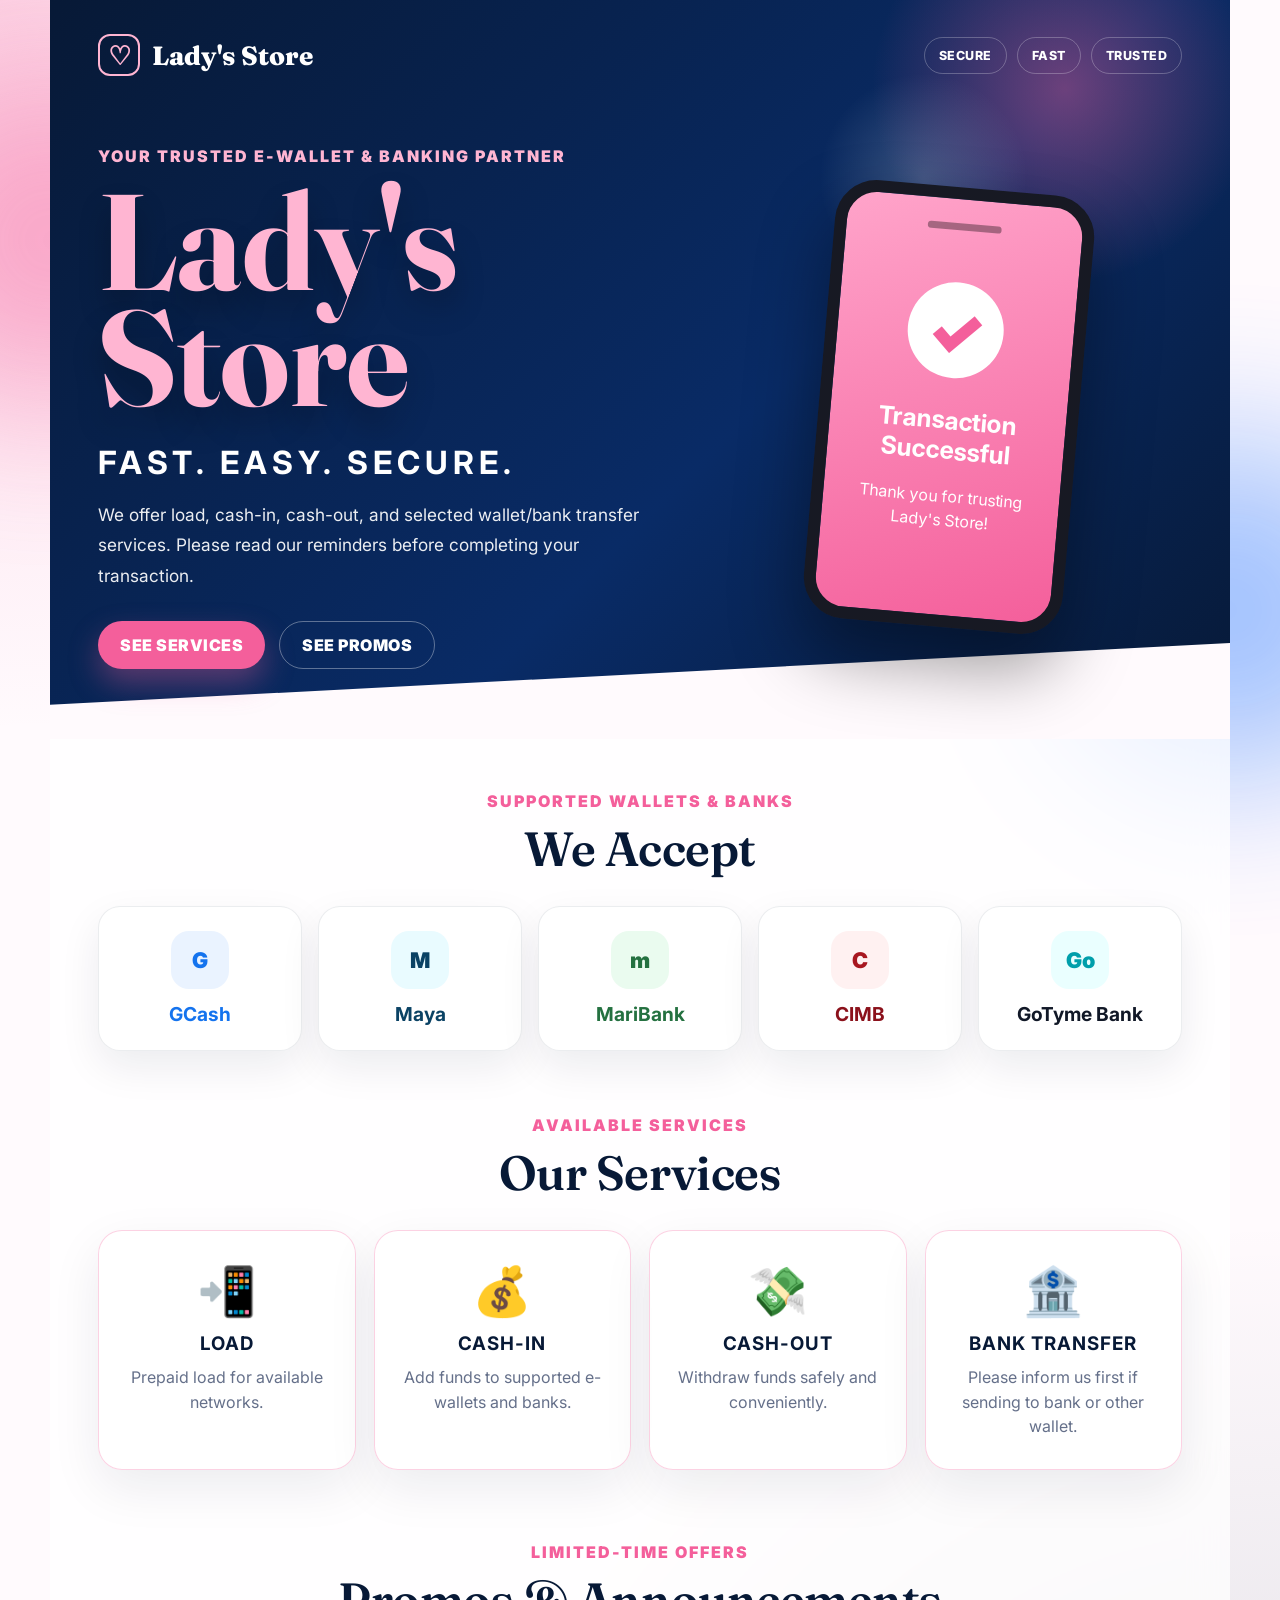
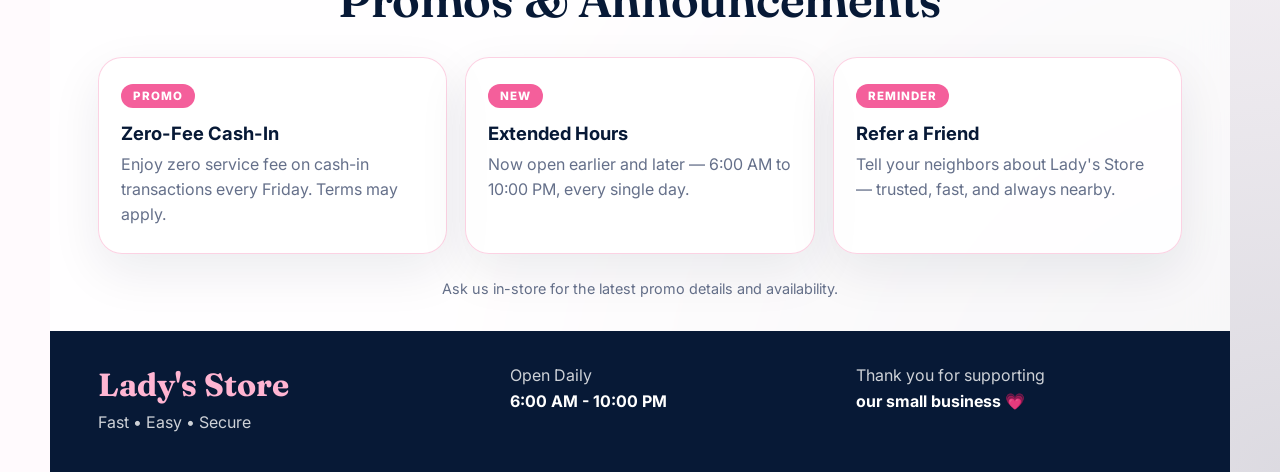
<file: index.html>
<!DOCTYPE html>
<html lang="en">
<head>
  <meta charset="UTF-8" />
  <meta name="viewport" content="width=device-width, initial-scale=1.0" />
  <title>Lady's Store | Transaction Policy</title>
  <link rel="preconnect" href="https://fonts.googleapis.com" />
  <link rel="preconnect" href="https://fonts.gstatic.com" crossorigin />
  <link href="https://fonts.googleapis.com/css2?family=Fraunces:opsz,wght@9..144,500;9..144,600;9..144,700&family=Inter:wght@400;500;600;700;800&display=swap" rel="stylesheet" />
  <link rel="stylesheet" href="style.css" />
</head>
<body>
  <div class="bg-glow glow-1"></div>
  <div class="bg-glow glow-2"></div>

  <main class="site">
    <section class="hero">
      <nav class="nav">
        <div class="logo">
          <span class="bag">♡</span>
          <span>Lady's Store</span>
        </div>
        <div class="nav-pills">
          <span>Secure</span>
          <span>Fast</span>
          <span>Trusted</span>
        </div>
      </nav>

      <div class="hero-grid">
        <div class="hero-text">
          <p class="eyebrow">Your trusted e-wallet & banking partner</p>
          <h1>Lady's Store</h1>
          <h2>Fast. Easy. Secure.</h2>
          <p class="subtext">
            We offer load, cash-in, cash-out, and selected wallet/bank transfer services.
            Please read our reminders before completing your transaction.
          </p>

          <div class="cta-row">
            <a href="#services" class="primary-btn">See Services</a>
            <a href="#promos" class="secondary-btn">See Promos</a>
          </div>
        </div>

        <div class="success-card">
          <div class="phone">
            <div class="speaker"></div>
            <div class="check">✓</div>
            <h3>Transaction Successful</h3>
            <p>Thank you for trusting Lady's Store!</p>
          </div>
        </div>
      </div>
    </section>

    <section class="section">
      <div class="section-title">
        <p>Supported Wallets & Banks</p>
        <h2>We Accept</h2>
      </div>

      <div class="accept-grid">
        <div class="wallet gcash reveal"><span>G</span><strong>GCash</strong></div>
        <div class="wallet maya reveal"><span>M</span><strong>Maya</strong></div>
        <div class="wallet mari reveal"><span>m</span><strong>MariBank</strong></div>
        <div class="wallet cimb reveal"><span>C</span><strong>CIMB</strong></div>
        <div class="wallet gotyme reveal"><span>Go</span><strong>GoTyme Bank</strong></div>
      </div>
    </section>

    <section class="section services" id="services">
      <div class="section-title">
        <p>Available Services</p>
        <h2>Our Services</h2>
      </div>

      <div class="service-grid">
        <article class="reveal">
          <div class="icon">📲</div>
          <h3>Load</h3>
          <p>Prepaid load for available networks.</p>
        </article>
        <article class="reveal">
          <div class="icon">💰</div>
          <h3>Cash-In</h3>
          <p>Add funds to supported e-wallets and banks.</p>
        </article>
        <article class="reveal">
          <div class="icon">💸</div>
          <h3>Cash-Out</h3>
          <p>Withdraw funds safely and conveniently.</p>
        </article>
        <article class="reveal">
          <div class="icon">🏦</div>
          <h3>Bank Transfer</h3>
          <p>Please inform us first if sending to bank or other wallet.</p>
        </article>
      </div>
    </section>

    <section class="section promos" id="promos">
      <div class="section-title">
        <p>Limited-Time Offers</p>
        <h2>Promos &amp; Announcements</h2>
      </div>

      <div class="promo-grid">
        <article class="promo-card reveal">
          <span class="promo-tag">Promo</span>
          <h3>Zero-Fee Cash-In</h3>
          <p>Enjoy zero service fee on cash-in transactions every Friday. Terms may apply.</p>
        </article>
        <article class="promo-card reveal">
          <span class="promo-tag">New</span>
          <h3>Extended Hours</h3>
          <p>Now open earlier and later — 6:00 AM to 10:00 PM, every single day.</p>
        </article>
        <article class="promo-card reveal">
          <span class="promo-tag">Reminder</span>
          <h3>Refer a Friend</h3>
          <p>Tell your neighbors about Lady's Store — trusted, fast, and always nearby.</p>
        </article>
      </div>
      <p class="promo-note">Ask us in-store for the latest promo details and availability.</p>
    </section>

    <footer>
      <div>
        <h3>Lady's Store</h3>
        <p>Fast • Easy • Secure</p>
      </div>
      <div>
        <p>Open Daily</p>
        <strong>6:00 AM - 10:00 PM</strong>
      </div>
      <div>
        <p>Thank you for supporting</p>
        <strong>our small business 💗</strong>
      </div>
    </footer>
  </main>

  <script>
    const revealItems = document.querySelectorAll('.reveal');
    const revealObserver = new IntersectionObserver((entries) => {
      entries.forEach((entry) => {
        if (entry.isIntersecting) {
          entry.target.classList.add('is-visible');
          revealObserver.unobserve(entry.target);
        }
      });
    }, { threshold: 0.15 });
    revealItems.forEach((el) => revealObserver.observe(el));
  </script>
</body>
</html>
</file>
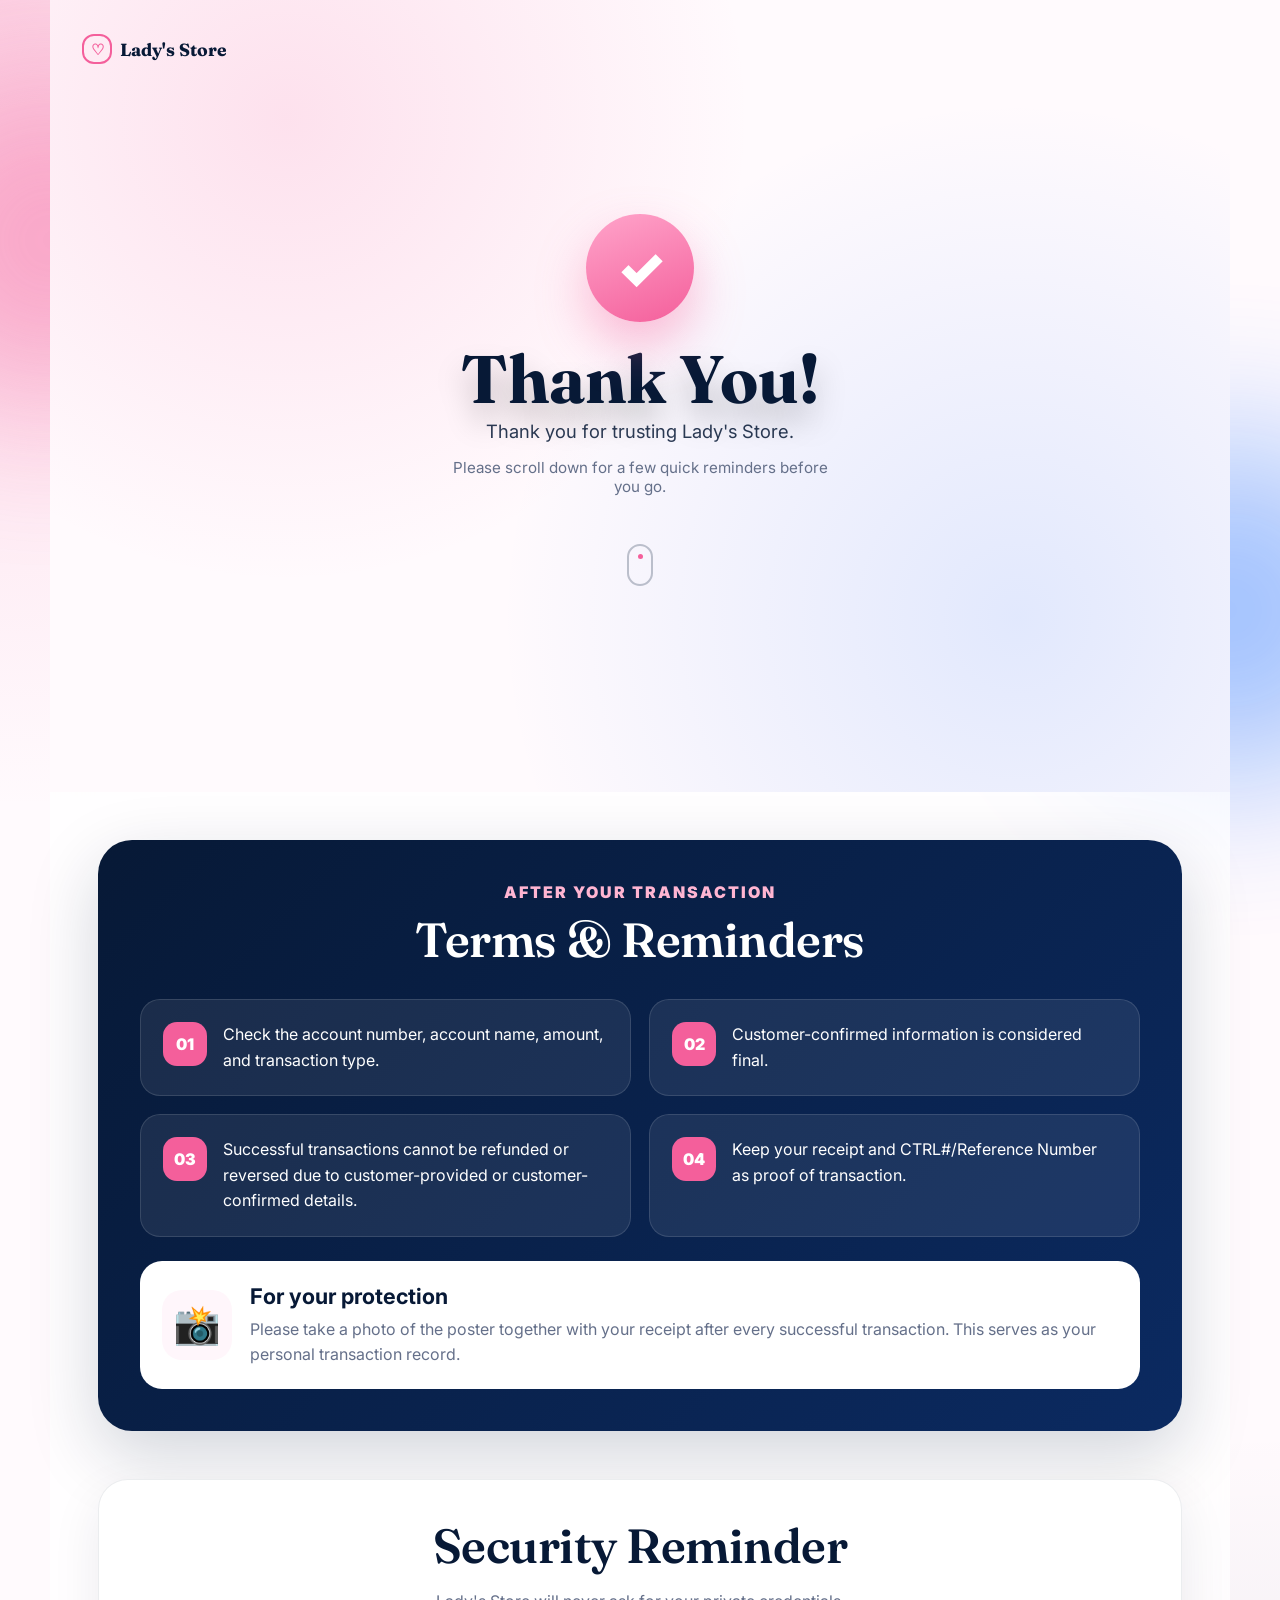
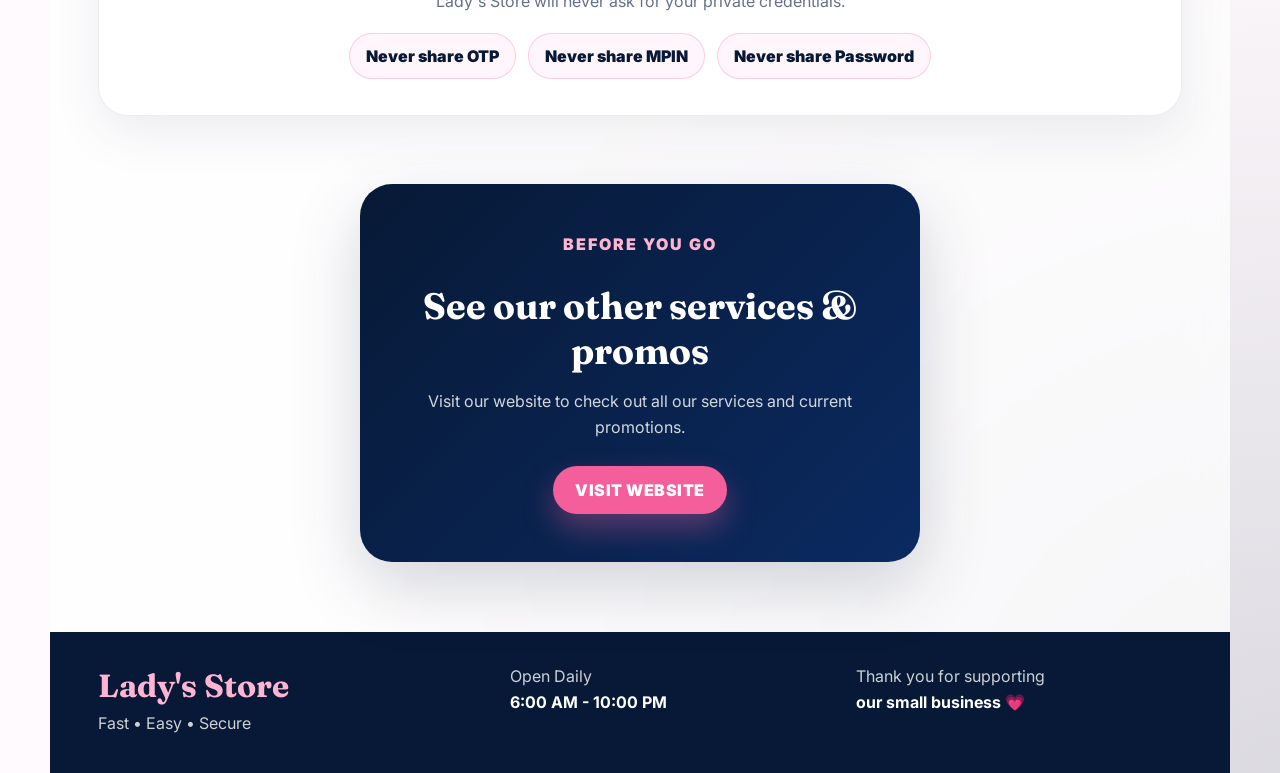
<file: thank-you.html>
<!DOCTYPE html>
<html lang="en">
<head>
  <meta charset="UTF-8" />
  <meta name="viewport" content="width=device-width, initial-scale=1.0" />
  <title>Thank You | Lady's Store</title>
  <link rel="preconnect" href="https://fonts.googleapis.com" />
  <link rel="preconnect" href="https://fonts.gstatic.com" crossorigin />
  <link href="https://fonts.googleapis.com/css2?family=Fraunces:opsz,wght@9..144,500;9..144,600;9..144,700&family=Inter:wght@400;500;600;700;800&display=swap" rel="stylesheet" />
  <link rel="stylesheet" href="style.css" />
</head>
<body>
  <div class="bg-glow glow-1"></div>
  <div class="bg-glow glow-2"></div>

  <main class="site">

    <!-- ============ THANK YOU HERO ============ -->
    <section class="thanks-hero">
      <div class="logo small">
        <span class="bag">♡</span>
        <span>Lady's Store</span>
      </div>

      <div class="thanks-check">✓</div>
      <h1 class="thanks-title">Thank You!</h1>
      <p class="thanks-sub">Thank you for trusting Lady's Store.</p>
      <p class="thanks-note">Please scroll down for a few quick reminders before you go.</p>

      <div class="scroll-cue">
        <span></span>
      </div>
    </section>

    <!-- ============ REMINDERS / TERMS AFTER TRANSACTION ============ -->
    <section class="policy" id="policy">
      <div class="policy-header">
        <p>After Your Transaction</p>
        <h2>Terms &amp; Reminders</h2>
      </div>

      <div class="policy-grid">
        <div class="policy-item reveal">
          <span>01</span>
          <p>Check the account number, account name, amount, and transaction type.</p>
        </div>
        <div class="policy-item reveal">
          <span>02</span>
          <p>Customer-confirmed information is considered final.</p>
        </div>
        <div class="policy-item reveal">
          <span>03</span>
          <p>Successful transactions cannot be refunded or reversed due to customer-provided or customer-confirmed details.</p>
        </div>
        <div class="policy-item reveal">
          <span>04</span>
          <p>Keep your receipt and CTRL#/Reference Number as proof of transaction.</p>
        </div>
      </div>

      <div class="proof-box reveal">
        <div class="proof-icon">📸</div>
        <div>
          <h3>For your protection</h3>
          <p>Please take a photo of the poster together with your receipt after every successful transaction. This serves as your personal transaction record.</p>
        </div>
      </div>
    </section>

    <!-- ============ SECURITY ============ -->
    <section class="security">
      <h2>Security Reminder</h2>
      <p>Lady's Store will never ask for your private credentials.</p>
      <div class="security-tags">
        <span>Never share OTP</span>
        <span>Never share MPIN</span>
        <span>Never share Password</span>
      </div>
    </section>

    <!-- ============ CONTINUE TO WEBSITE ============ -->
    <section class="continue-section">
      <div class="continue-box reveal">
        <p class="eyebrow dark">Before you go</p>
        <h2>See our other services &amp; promos</h2>
        <p>Visit our website to check out all our services and current promotions.</p>
        <a href="index.html" class="primary-btn">Visit Website</a>
      </div>
    </section>

    <footer>
      <div>
        <h3>Lady's Store</h3>
        <p>Fast • Easy • Secure</p>
      </div>
      <div>
        <p>Open Daily</p>
        <strong>6:00 AM - 10:00 PM</strong>
      </div>
      <div>
        <p>Thank you for supporting</p>
        <strong>our small business 💗</strong>
      </div>
    </footer>
  </main>

  <script>
    const revealItems = document.querySelectorAll('.reveal');
    const revealObserver = new IntersectionObserver((entries) => {
      entries.forEach((entry) => {
        if (entry.isIntersecting) {
          entry.target.classList.add('is-visible');
          revealObserver.unobserve(entry.target);
        }
      });
    }, { threshold: 0.15 });
    revealItems.forEach((el) => revealObserver.observe(el));
  </script>
</body>
</html>
</file>
<file: style.css>
* {
  box-sizing: border-box;
}

:root {
  --navy: #071936;
  --navy-2: #0b2a61;
  --pink: #f45f9b;
  --pink-light: #ffb5d2;
  --soft: #fff6fb;
  --white: #ffffff;
  --muted: #65708a;
  --border: rgba(244, 95, 155, 0.28);
  --shadow: 0 24px 70px rgba(7, 25, 54, 0.18);
}

html {
  scroll-behavior: smooth;
}

@media (prefers-reduced-motion: reduce) {
  * { animation-duration: 0.001ms !important; transition-duration: 0.001ms !important; scroll-behavior: auto !important; }
}

::selection {
  background: var(--pink-light);
  color: var(--navy);
}

.reveal {
  opacity: 0;
  transform: translateY(22px);
  transition: opacity .7s cubic-bezier(.2,.7,.2,1), transform .7s cubic-bezier(.2,.7,.2,1);
}

.reveal.is-visible {
  opacity: 1;
  transform: translateY(0);
}

body {
  margin: 0;
  font-family: 'Inter', Arial, Helvetica, sans-serif;
  color: var(--navy);
  background:
    radial-gradient(circle at top left, rgba(244, 95, 155, .24), transparent 30%),
    radial-gradient(circle at bottom right, rgba(7, 25, 54, .14), transparent 35%),
    #fffafd;
  overflow-x: hidden;
}

.bg-glow {
  position: fixed;
  width: 340px;
  height: 340px;
  border-radius: 50%;
  filter: blur(80px);
  opacity: .45;
  z-index: -1;
}

.glow-1 {
  background: var(--pink);
  top: 70px;
  left: -120px;
}

.glow-2 {
  background: #2f7dff;
  bottom: 120px;
  right: -120px;
}

.site {
  width: min(1180px, 100%);
  margin: 0 auto;
  background: rgba(255, 255, 255, .72);
  backdrop-filter: blur(18px);
  min-height: 100vh;
}

.hero {
  min-height: 720px;
  background:
    radial-gradient(circle at 74% 24%, rgba(255,255,255,.2), transparent 10%),
    radial-gradient(circle at 86% 12%, rgba(244,95,155,.42), transparent 16%),
    linear-gradient(135deg, #071936 0%, #092b66 58%, #071936 100%);
  color: white;
  padding: 34px 48px 70px;
  position: relative;
  overflow: hidden;
}

.hero::after {
  content: "";
  position: absolute;
  left: -10%;
  right: -10%;
  bottom: -55px;
  height: 120px;
  background: #fffafd;
  transform: rotate(-3deg);
}

.nav,
.hero-grid {
  position: relative;
  z-index: 1;
}

.nav {
  display: flex;
  justify-content: space-between;
  gap: 18px;
  align-items: center;
  margin-bottom: 70px;
}

.logo {
  display: flex;
  align-items: center;
  gap: 12px;
  font-family: 'Fraunces', Georgia, serif;
  font-size: 1.65rem;
  font-weight: 800;
}

.bag {
  display: grid;
  place-items: center;
  width: 42px;
  height: 42px;
  border: 2px solid var(--pink-light);
  border-radius: 12px;
  color: var(--pink-light);
}

.nav-pills {
  display: flex;
  gap: 10px;
  flex-wrap: wrap;
}

.nav-pills span {
  border: 1px solid rgba(255,255,255,.25);
  padding: 10px 14px;
  border-radius: 999px;
  text-transform: uppercase;
  font-size: .78rem;
  font-weight: 800;
  letter-spacing: .5px;
}

.hero-grid {
  display: grid;
  grid-template-columns: 1.1fr .9fr;
  gap: 48px;
  align-items: center;
}

.eyebrow {
  color: var(--pink-light);
  text-transform: uppercase;
  letter-spacing: 2px;
  font-weight: 900;
  margin: 0 0 18px;
}

.dark {
  color: var(--pink);
}

h1 {
  font-family: 'Fraunces', Georgia, serif;
  font-size: clamp(4.3rem, 11vw, 8.5rem);
  line-height: .85;
  margin: 0 0 28px;
  color: var(--pink-light);
  text-shadow: 0 18px 30px rgba(0,0,0,.25);
}

.hero h2 {
  font-size: clamp(1.4rem, 3vw, 2rem);
  text-transform: uppercase;
  letter-spacing: 5px;
  margin: 0 0 18px;
}

.subtext {
  font-size: 1.08rem;
  line-height: 1.75;
  max-width: 620px;
  opacity: .92;
}

.cta-row {
  display: flex;
  gap: 14px;
  flex-wrap: wrap;
  margin-top: 30px;
}

.primary-btn,
.secondary-btn {
  display: inline-flex;
  align-items: center;
  justify-content: center;
  min-height: 48px;
  padding: 0 22px;
  border-radius: 999px;
  text-decoration: none;
  font-weight: 900;
  text-transform: uppercase;
  letter-spacing: .5px;
}

.primary-btn,
.secondary-btn {
  transition: transform .22s ease, box-shadow .22s ease, background .22s ease, border-color .22s ease;
}

.primary-btn {
  background: var(--pink);
  color: white;
  box-shadow: 0 14px 30px rgba(244,95,155,.35);
}

.primary-btn:hover {
  transform: translateY(-3px);
  box-shadow: 0 18px 40px rgba(244,95,155,.45);
}

.secondary-btn {
  color: white;
  border: 1px solid rgba(255,255,255,.35);
}

.secondary-btn:hover {
  transform: translateY(-3px);
  border-color: rgba(255,255,255,.65);
  background: rgba(255,255,255,.08);
}

.small {
  min-height: 42px;
  font-size: .9rem;
}

.success-card {
  display: flex;
  justify-content: center;
}

.phone {
  width: 260px;
  min-height: 440px;
  border: 12px solid #171923;
  border-radius: 42px;
  background: linear-gradient(160deg, #ffa4ca, #f45f9b);
  box-shadow: 0 36px 70px rgba(0,0,0,.38);
  color: white;
  text-align: center;
  padding: 24px 24px 34px;
  transform: rotate(5deg);
  animation: floatPhone 5s ease-in-out infinite;
}

@keyframes floatPhone {
  0%, 100% { transform: rotate(5deg) translateY(0); }
  50% { transform: rotate(5deg) translateY(-12px); }
}

.speaker {
  width: 74px;
  height: 7px;
  border-radius: 99px;
  background: rgba(0,0,0,.35);
  margin: 0 auto 52px;
}

.check {
  width: 96px;
  height: 96px;
  margin: 0 auto 28px;
  border-radius: 50%;
  display: grid;
  place-items: center;
  background: white;
  color: var(--pink);
  font-size: 4rem;
  font-weight: 900;
}

.phone h3 {
  font-size: 1.55rem;
  line-height: 1.2;
  margin: 0 0 18px;
}

.phone p {
  line-height: 1.5;
}

.section {
  padding: 52px 48px 20px;
}

.section-title {
  text-align: center;
  margin-bottom: 28px;
}

.section-title p {
  color: var(--pink);
  text-transform: uppercase;
  letter-spacing: 2px;
  font-weight: 900;
  margin: 0 0 8px;
}

.section-title h2,
.policy-header h2,
.qr-copy h2,
.security h2 {
  font-family: 'Fraunces', Georgia, serif;
  font-weight: 600;
  font-size: clamp(2rem, 5vw, 3rem);
  margin: 0;
  color: var(--navy);
  letter-spacing: -0.01em;
}

.accept-grid {
  display: grid;
  grid-template-columns: repeat(5, 1fr);
  gap: 16px;
}

.wallet {
  background: white;
  border: 1px solid rgba(7,25,54,.08);
  border-radius: 22px;
  min-height: 145px;
  padding: 24px 18px;
  display: grid;
  place-items: center;
  text-align: center;
  box-shadow: 0 16px 40px rgba(7,25,54,.08);
  transition: transform .25s ease, box-shadow .25s ease;
}

.wallet:hover {
  transform: translateY(-6px);
  box-shadow: 0 22px 50px rgba(7,25,54,.14);
}

.wallet span {
  width: 58px;
  height: 58px;
  display: grid;
  place-items: center;
  border-radius: 18px;
  margin-bottom: 12px;
  font-weight: 900;
  font-size: 1.35rem;
}

.wallet strong {
  font-size: 1.2rem;
}

.gcash span { background: #eaf3ff; color: #1473ee; }
.gcash strong { color: #1473ee; }

.maya span { background: #e9fbff; color: #0a4264; }
.maya strong { color: #0a4264; }

.mari span { background: #eafbef; color: #247140; }
.mari strong { color: #247140; }

.cimb span { background: #fff1f1; color: #a81720; }
.cimb strong { color: #8b111b; }

.gotyme span { background: #eaffff; color: #009fab; }
.gotyme strong { color: #111827; }

.services {
  padding-top: 44px;
}

.service-grid {
  display: grid;
  grid-template-columns: repeat(4, 1fr);
  gap: 18px;
}

.service-grid article {
  background: rgba(255,255,255,.78);
  border: 1px solid var(--border);
  border-radius: 24px;
  padding: 30px 22px;
  text-align: center;
  box-shadow: 0 18px 50px rgba(7,25,54,.08);
  transition: transform .25s ease, box-shadow .25s ease;
}

.service-grid article:hover {
  transform: translateY(-6px);
  box-shadow: 0 28px 70px rgba(7,25,54,.13);
}

.icon {
  font-size: 3rem;
  margin-bottom: 12px;
}

.service-grid h3 {
  text-transform: uppercase;
  letter-spacing: 1px;
  margin: 0 0 10px;
  color: var(--navy);
}

.service-grid p {
  color: var(--muted);
  line-height: 1.55;
  margin: 0;
}

.policy {
  margin: 48px;
  padding: 42px;
  border-radius: 34px;
  background: linear-gradient(135deg, var(--navy), var(--navy-2));
  color: white;
  box-shadow: var(--shadow);
}

.policy-header {
  text-align: center;
  margin-bottom: 30px;
}

.policy-header p {
  color: var(--pink-light);
  text-transform: uppercase;
  letter-spacing: 2px;
  font-weight: 900;
  margin: 0 0 8px;
}

.policy-header h2 {
  color: white;
}

.policy-grid {
  display: grid;
  grid-template-columns: repeat(2, 1fr);
  gap: 18px;
}

.policy-item {
  background: rgba(255,255,255,.08);
  border: 1px solid rgba(255,255,255,.12);
  border-radius: 20px;
  padding: 22px;
  display: flex;
  gap: 16px;
  align-items: flex-start;
}

.policy-item span {
  width: 44px;
  height: 44px;
  flex: 0 0 44px;
  border-radius: 14px;
  display: grid;
  place-items: center;
  background: var(--pink);
  color: white;
  font-weight: 900;
}

.policy-item p {
  margin: 0;
  line-height: 1.6;
}

.proof-box {
  margin-top: 24px;
  background: white;
  color: var(--navy);
  border-radius: 22px;
  padding: 22px;
  display: flex;
  gap: 18px;
  align-items: center;
}

.proof-icon {
  width: 70px;
  height: 70px;
  flex: 0 0 70px;
  border-radius: 20px;
  display: grid;
  place-items: center;
  background: var(--soft);
  font-size: 2.4rem;
}

.proof-box h3 {
  margin: 0 0 8px;
  font-size: 1.35rem;
}

.proof-box p {
  margin: 0;
  line-height: 1.55;
  color: var(--muted);
}

.security {
  margin: 0 48px 48px;
  padding: 36px;
  text-align: center;
  background: white;
  border: 1px solid rgba(7,25,54,.08);
  border-radius: 30px;
  box-shadow: 0 18px 50px rgba(7,25,54,.08);
}

.security p {
  color: var(--muted);
  margin-bottom: 22px;
}

.security-tags {
  display: flex;
  gap: 12px;
  justify-content: center;
  flex-wrap: wrap;
}

.security-tags span {
  background: var(--soft);
  border: 1px solid var(--border);
  color: var(--navy);
  padding: 12px 16px;
  border-radius: 999px;
  font-weight: 900;
}

.qr-section {
  margin: 0 48px 54px;
  display: grid;
  grid-template-columns: 1.1fr 330px;
  gap: 28px;
  align-items: center;
  padding: 34px;
  border-radius: 34px;
  background:
    linear-gradient(135deg, rgba(255,255,255,.92), rgba(255,246,251,.96));
  border: 1px solid var(--border);
  box-shadow: var(--shadow);
}

.qr-copy p {
  color: var(--muted);
  line-height: 1.7;
  font-size: 1.05rem;
}

.qr-card {
  background: white;
  border-radius: 28px;
  padding: 22px;
  text-align: center;
  border: 1px solid rgba(7,25,54,.08);
  box-shadow: 0 16px 40px rgba(7,25,54,.1);
  transition: transform .25s ease, box-shadow .25s ease;
}

.qr-card:hover {
  transform: translateY(-5px);
  box-shadow: 0 22px 50px rgba(7,25,54,.16);
}

.qr-card img {
  width: 100%;
  display: block;
  border-radius: 16px;
}

.qr-card p {
  margin: 14px 0 0;
  color: var(--pink);
  font-weight: 900;
  text-transform: uppercase;
  letter-spacing: 2px;
}

footer {
  background: var(--navy);
  color: white;
  display: grid;
  grid-template-columns: 1.2fr 1fr 1fr;
  gap: 20px;
  padding: 34px 48px;
}

footer h3 {
  font-family: 'Fraunces', Georgia, serif;
  color: var(--pink-light);
  font-size: 2rem;
  margin: 0 0 8px;
}

footer p {
  margin: 0 0 6px;
  opacity: .8;
}

@media (max-width: 920px) {
  .hero,
  .section {
    padding-left: 24px;
    padding-right: 24px;
  }

  .hero-grid,
  .qr-section,
  .policy-grid,
  footer {
    grid-template-columns: 1fr;
  }

  .accept-grid {
    grid-template-columns: repeat(2, 1fr);
  }

  .service-grid {
    grid-template-columns: 1fr;
  }

  .phone {
    display: none;
  }

  .policy,
  .security,
  .qr-section {
    margin-left: 24px;
    margin-right: 24px;
  }

  .nav-pills {
    display: none;
  }

  h1 {
    font-size: 4.8rem;
  }

  .proof-box {
    align-items: flex-start;
  }
}

/* ============ THANK YOU PAGE ============ */
.thanks-hero {
  min-height: 88vh;
  display: flex;
  flex-direction: column;
  align-items: center;
  justify-content: center;
  text-align: center;
  padding: 48px 24px 40px;
  background:
    radial-gradient(circle at 20% 15%, rgba(244,95,155,.16), transparent 40%),
    radial-gradient(circle at 82% 78%, rgba(47,125,255,.14), transparent 45%),
    #fffafd;
  position: relative;
}

.logo.small {
  position: absolute;
  top: 28px;
  left: 32px;
  font-family: 'Fraunces', Georgia, serif;
  font-size: 1.1rem;
  font-weight: 700;
  display: flex;
  align-items: center;
  gap: 8px;
  color: var(--navy);
}

.logo.small .bag {
  width: 30px;
  height: 30px;
  font-size: .95rem;
  border-color: var(--pink);
  color: var(--pink);
}

.thanks-check {
  width: 108px;
  height: 108px;
  border-radius: 50%;
  background: linear-gradient(160deg, #ffa4ca, var(--pink));
  color: white;
  font-size: 3.4rem;
  font-weight: 900;
  display: grid;
  place-items: center;
  box-shadow: 0 24px 50px rgba(244,95,155,.4);
  margin-bottom: 28px;
  animation: popCheck .6s cubic-bezier(.3,1.5,.4,1) .1s both;
}

@keyframes popCheck {
  from { transform: scale(0); opacity: 0; }
  to { transform: scale(1); opacity: 1; }
}

.thanks-title {
  font-family: 'Fraunces', Georgia, serif;
  font-size: clamp(2.6rem, 7vw, 4.2rem);
  color: var(--navy);
  margin: 0 0 12px;
}

.thanks-sub {
  font-size: 1.15rem;
  color: var(--navy);
  opacity: .85;
  margin: 0 0 6px;
}

.thanks-note {
  font-size: .95rem;
  color: var(--muted);
  max-width: 380px;
  margin: 10px 0 0;
}

.scroll-cue {
  margin-top: 48px;
  width: 26px;
  height: 42px;
  border: 2px solid rgba(7,25,54,.25);
  border-radius: 20px;
  display: flex;
  justify-content: center;
  padding-top: 8px;
}

.scroll-cue span {
  width: 5px;
  height: 5px;
  border-radius: 50%;
  background: var(--pink);
  animation: scrollDot 1.8s ease infinite;
}

@keyframes scrollDot {
  0% { transform: translateY(0); opacity: 1; }
  70% { transform: translateY(14px); opacity: 0; }
  100% { transform: translateY(0); opacity: 0; }
}

.continue-section {
  padding: 20px 48px 70px;
  display: flex;
  justify-content: center;
}

.continue-box {
  text-align: center;
  max-width: 560px;
  background: linear-gradient(135deg, var(--navy), var(--navy-2));
  color: white;
  border-radius: 32px;
  padding: 48px 40px;
  box-shadow: var(--shadow);
}

.continue-box .eyebrow.dark {
  color: var(--pink-light);
}

.continue-box h2 {
  font-family: 'Fraunces', Georgia, serif;
  font-size: clamp(1.7rem, 4vw, 2.3rem);
  margin: 0 0 14px;
  color: white;
}

.continue-box p {
  color: rgba(255,255,255,.82);
  line-height: 1.6;
  margin-bottom: 26px;
}

/* ============ PROMOTIONS (main site) ============ */
.promo-grid {
  display: grid;
  grid-template-columns: repeat(3, 1fr);
  gap: 18px;
}

.promo-card {
  background: rgba(255,255,255,.85);
  border: 1px solid var(--border);
  border-radius: 24px;
  padding: 26px 22px;
  box-shadow: 0 18px 50px rgba(7,25,54,.08);
  transition: transform .25s ease, box-shadow .25s ease;
  position: relative;
}

.promo-card:hover {
  transform: translateY(-6px);
  box-shadow: 0 26px 60px rgba(7,25,54,.13);
}

.promo-tag {
  display: inline-block;
  background: var(--pink);
  color: white;
  font-size: .72rem;
  font-weight: 800;
  text-transform: uppercase;
  letter-spacing: 1px;
  padding: 5px 12px;
  border-radius: 999px;
  margin-bottom: 14px;
}

.promo-card h3 {
  margin: 0 0 8px;
  color: var(--navy);
  font-size: 1.15rem;
}

.promo-card p {
  margin: 0;
  color: var(--muted);
  line-height: 1.55;
}

.promo-note {
  text-align: center;
  color: var(--muted);
  font-size: .9rem;
  margin-top: 26px;
}

@media (max-width: 920px) {
  .promo-grid {
    grid-template-columns: 1fr;
  }

  .continue-section {
    padding-left: 24px;
    padding-right: 24px;
  }

  .continue-box {
    padding: 36px 26px;
  }
}

@media (max-width: 520px) {
  .hero {
    min-height: 650px;
  }

  .accept-grid {
    grid-template-columns: 1fr;
  }

  .policy {
    padding: 28px 20px;
  }

  .proof-box {
    flex-direction: column;
    text-align: center;
  }

  .qr-section {
    padding: 22px;
  }

  h1 {
    font-size: 4rem;
  }
}
</file>
